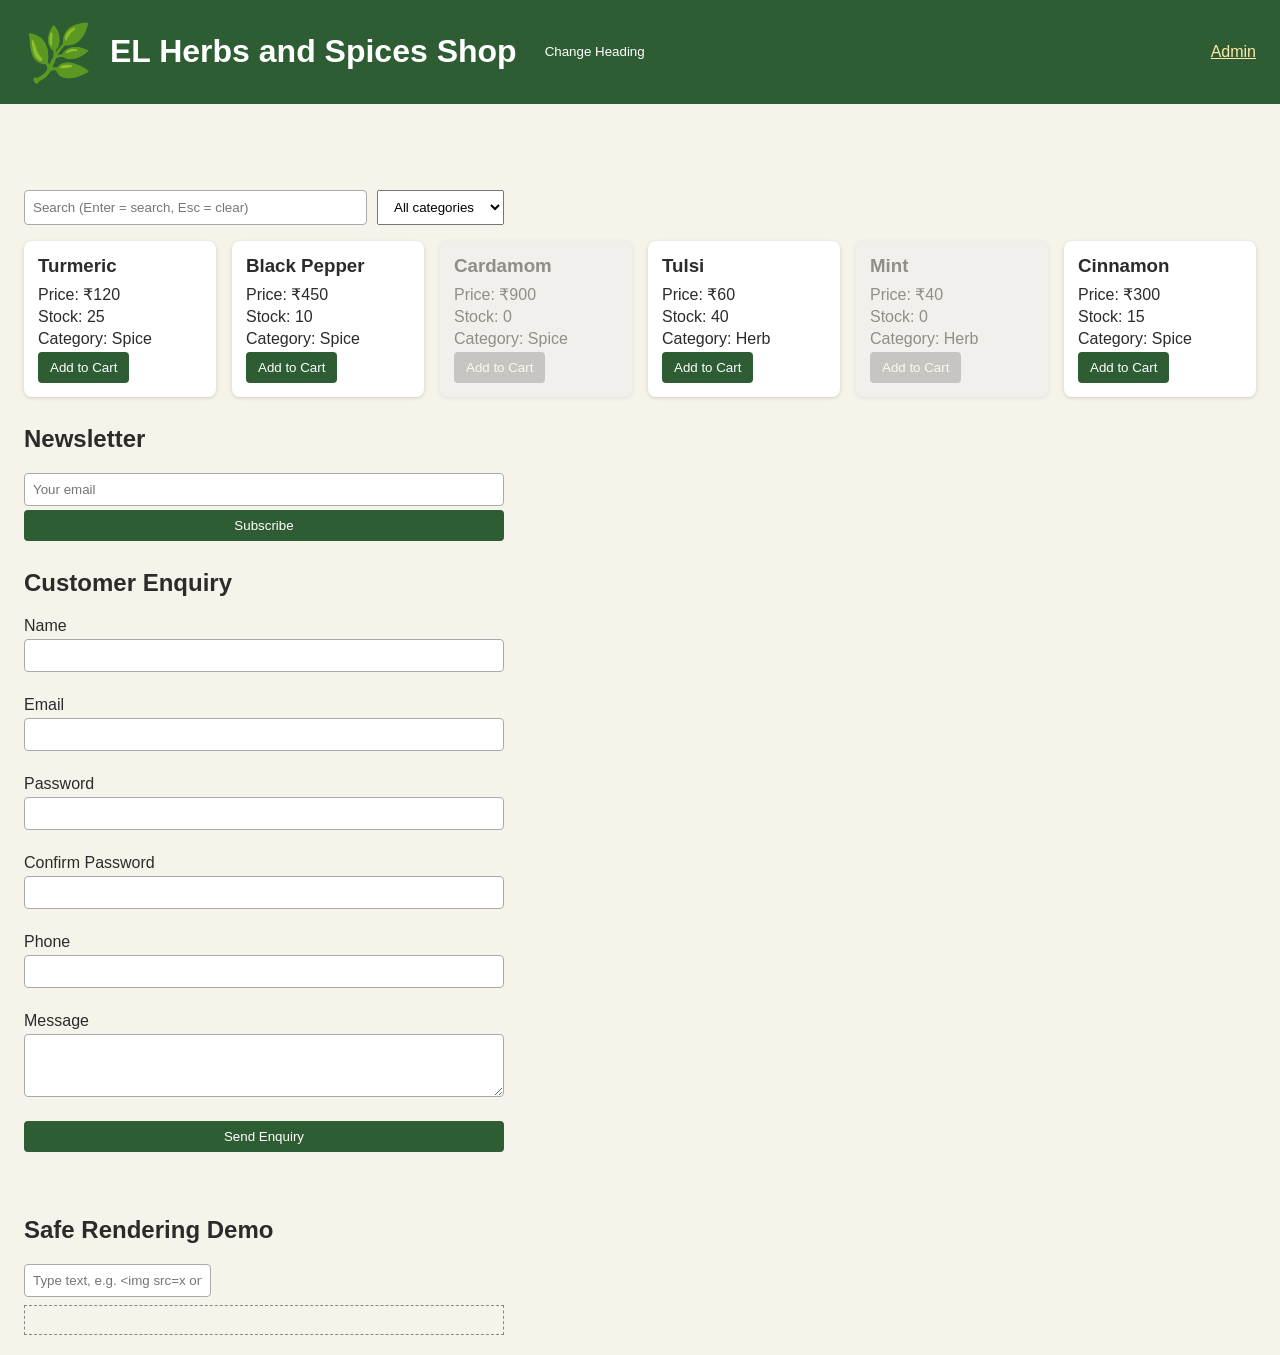
<file: index.html>
<!DOCTYPE html>
<html lang="en">
<head>
  <meta charset="UTF-8">
  <meta name="viewport" content="width=device-width, initial-scale=1">
  <title>EL Herbs and Spices Shop</title>
  <link rel="stylesheet" href="style.css">
</head>
<body>
  <header>
    <img id="heroImg" width="70" height="70" alt="Herbs"
         src="data:image/svg+xml,%3Csvg xmlns='http://www.w3.org/2000/svg' width='70' height='70'%3E%3Ctext y='55' font-size='55'%3E%F0%9F%8C%BF%3C/text%3E%3C/svg%3E">
    <h1 id="pageTitle">EL Herbs and Spices Shop</h1>
    <button id="changeBtn">Change Heading</button>
    <a href="admin.html">Admin</a>
  </header>

  <main>
    <p id="message" class="message"></p>

    <section class="controls">
      <input type="text" id="searchBox" placeholder="Search (Enter = search, Esc = clear)">
      <select id="categoryFilter"><option value="all">All categories</option></select>
    </section>

    <!-- Day 1 Task 1 -->
    <div id="productGrid"></div>

    <!-- Day 2 Task 3 -->
    <section>
      <h2>Newsletter</h2>
      <form id="newsletterForm">
        <input type="email" id="newsEmail" placeholder="Your email">
        <button type="submit">Subscribe</button>
      </form>
      <p id="newsMsg"></p>
    </section>

    <!-- Day 5 Task 1 -->
    <section>
      <h2>Customer Enquiry</h2>
      <form id="enquiryForm" novalidate>
        <label for="name">Name</label>
        <input type="text" id="name" required><span class="error" id="nameErr"></span>

        <label for="email">Email</label>
        <input type="email" id="email" required><span class="error" id="emailErr"></span>

        <label for="password">Password</label>
        <input type="password" id="password" required minlength="8"><span class="error" id="passwordErr"></span>

        <label for="confirm">Confirm Password</label>
        <input type="password" id="confirm" required><span class="error" id="confirmErr"></span>

        <label for="phone">Phone</label>
        <input type="text" id="phone" required pattern="\d{10}"><span class="error" id="phoneErr"></span>

        <label for="message">Message</label>
        <textarea id="message-box" rows="3"></textarea><span class="error" id="messageErr"></span>

        <button type="submit">Send Enquiry</button>
        <p id="formStatus"></p>
      </form>
    </section>

    <!-- Day 5 Task 3 -->
    <section>
      <h2>Safe Rendering Demo</h2>
      <input type="text" id="previewInput" placeholder="Type text, e.g. <img src=x onerror=alert(1)>">
      <div id="preview"></div>
    </section>
  </main>

  <script src="script.js"></script>
</body>
</html>
</file>
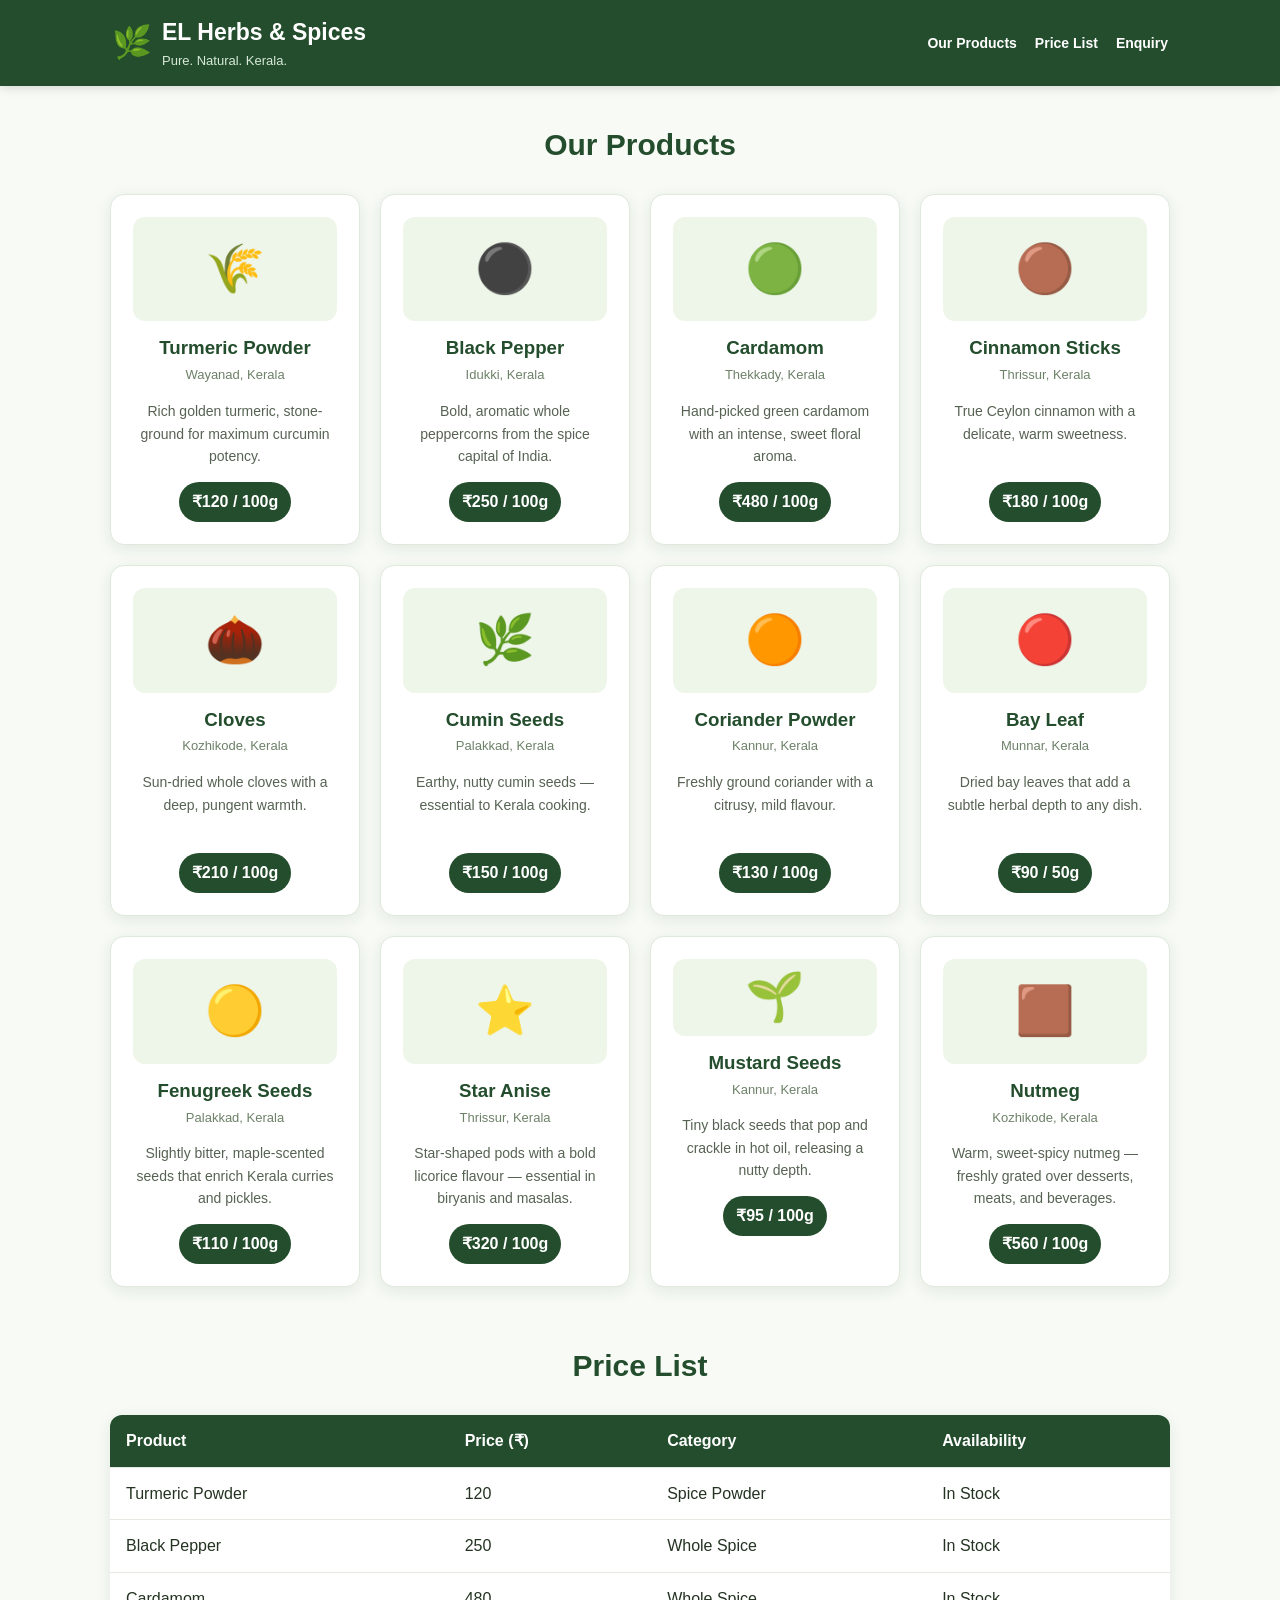
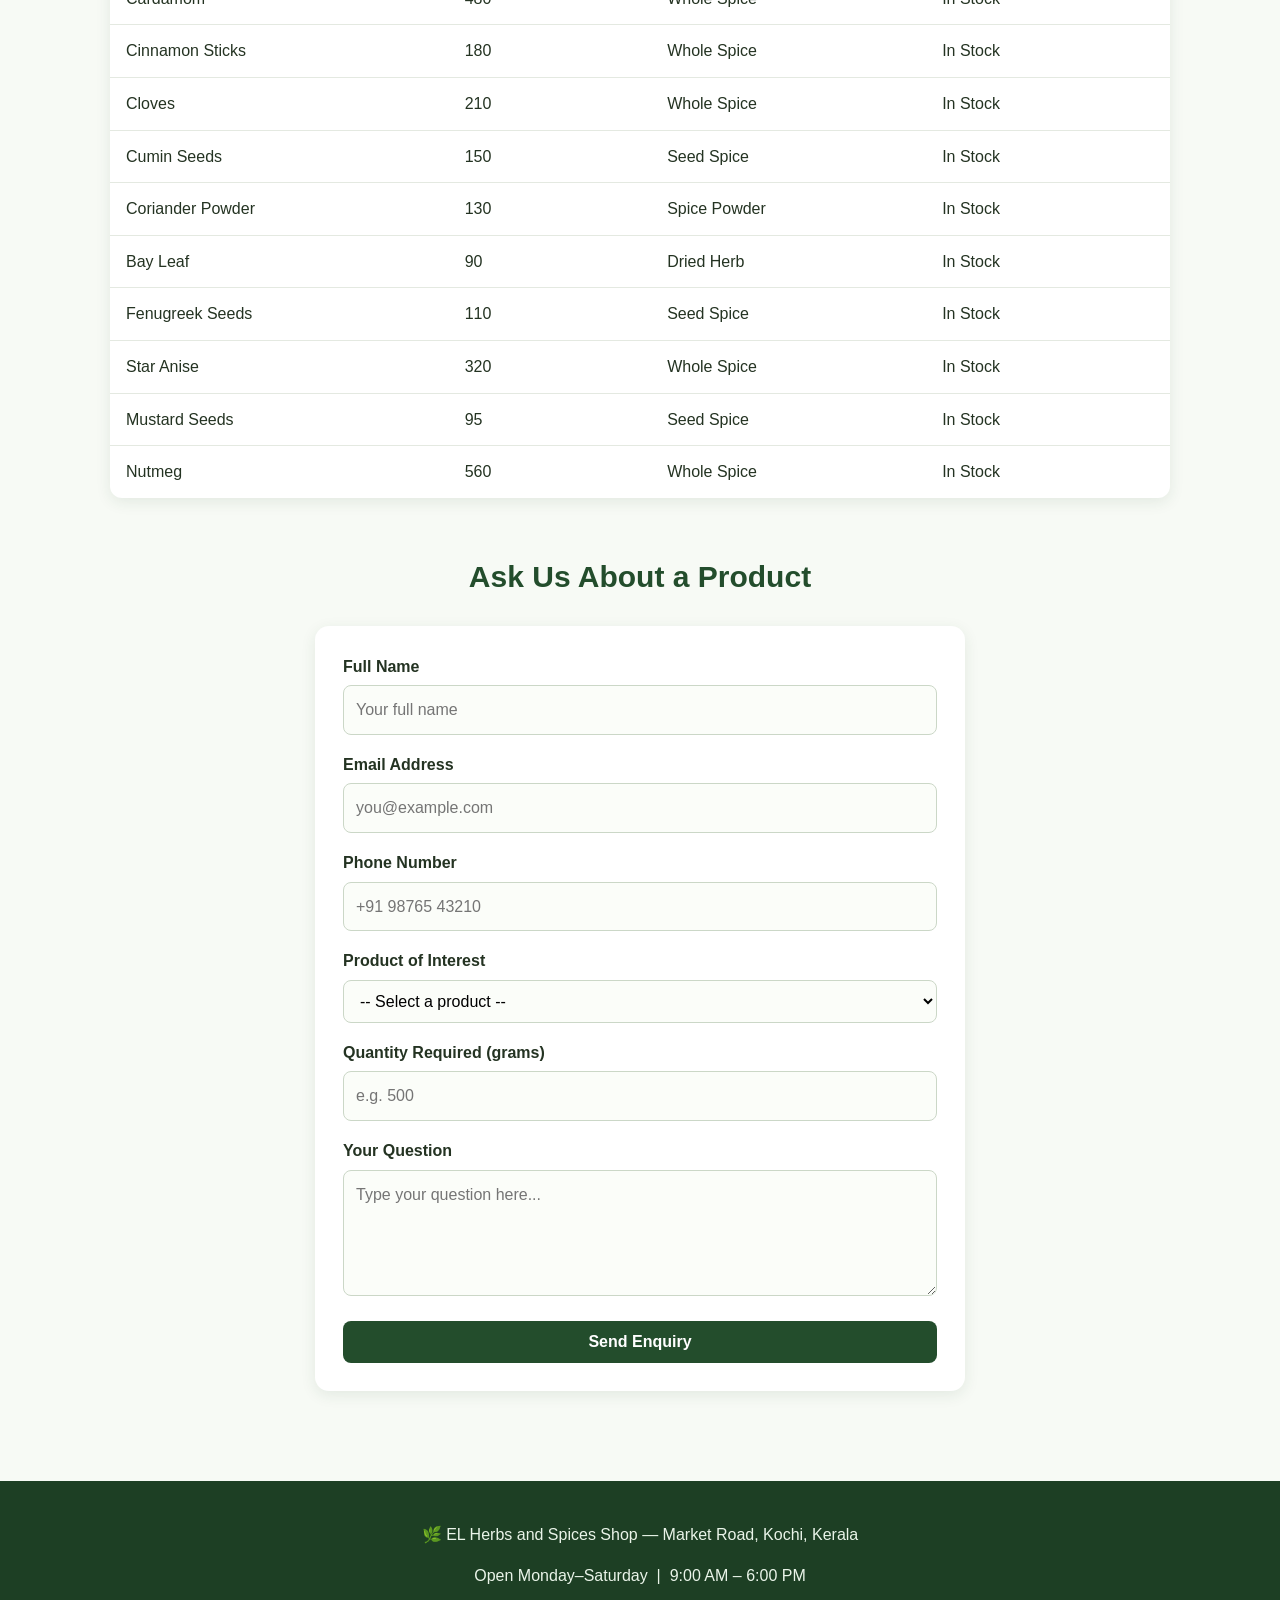
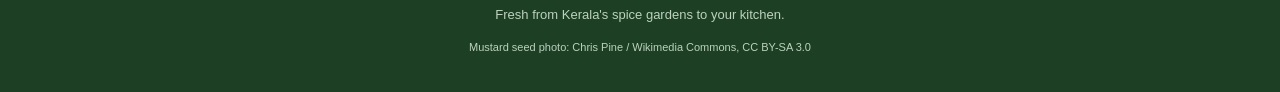
<file: day-1/index.html>
<!DOCTYPE html>
<html lang="en">
<head>
  <meta charset="UTF-8" />
  <meta name="viewport" content="width=device-width, initial-scale=1.0" />
  <title>EL Herbs and Spices Shop</title>
  <style>
*{box-sizing:border-box}
html{scroll-behavior:smooth}
body{margin:0;font-family:Arial,Helvetica,sans-serif;background:#f7faf5;color:#243322;line-height:1.6}
header{position:sticky;top:0;z-index:10;background:#234d2c;color:#fff;box-shadow:0 2px 10px #0002}
.header-inner{max-width:1100px;margin:auto;padding:14px 22px;display:flex;align-items:center;justify-content:space-between;gap:20px}
.logo-area{display:flex;align-items:center;gap:10px}.logo-icon{font-size:32px}
h1{font-size:23px;margin:0}.tagline{margin:0;font-size:13px;color:#d7ead8}
nav{display:flex;gap:18px;flex-wrap:wrap}nav a{color:#fff;text-decoration:none;font-weight:600;font-size:14px}
main{max-width:1100px;margin:auto;padding:35px 20px}
section{scroll-margin-top:100px;margin-bottom:55px}.section-title{text-align:center;color:#234d2c;font-size:30px;margin:0 0 25px}
.product-grid{display:grid;grid-template-columns:repeat(auto-fit,minmax(220px,1fr));gap:20px}
.product-card{background:#fff;border-radius:14px;padding:22px;text-align:center;box-shadow:0 4px 15px #244d2c18;border:1px solid #dfe9dc;transition:.2s}
.product-card:hover{transform:translateY(-4px);box-shadow:0 8px 20px #244d2c25}
.product-img{font-size:48px;background:#eef6e9;border-radius:12px;padding:14px;margin-bottom:12px}
.product-img.photo{padding:0;overflow:hidden;height:120px}.product-img.photo img{width:100%;height:100%;object-fit:cover;display:block}.product-card h3{margin:8px 0 2px;color:#234d2c}.origin{color:#6d8168;font-size:13px;margin:0 0 10px}.desc{font-size:14px;color:#566353;min-height:68px}.price{display:inline-block;background:#234d2c;color:#fff;padding:7px 13px;border-radius:20px;font-weight:bold}
.table-wrapper{overflow-x:auto;background:#fff;border-radius:12px;box-shadow:0 4px 15px #244d2c18}
table{width:100%;border-collapse:collapse;min-width:650px}th,td{padding:13px 16px;text-align:left;border-bottom:1px solid #e4e9e1}th{background:#234d2c;color:#fff}tr:last-child td{border-bottom:0}
.form-wrapper{max-width:650px;margin:auto;background:#fff;padding:28px;border-radius:14px;box-shadow:0 4px 15px #244d2c18}
.form-group{margin-bottom:17px}.form-group label{display:block;font-weight:600;margin-bottom:6px}
input,select,textarea{width:100%;padding:11px 12px;border:1px solid #cbd7c7;border-radius:8px;font:inherit;background:#fbfdf9}
input:focus,select:focus,textarea:focus{outline:2px solid #8bb58c;border-color:#5f9465}
.submit-btn{width:100%;border:0;border-radius:8px;padding:12px;background:#234d2c;color:#fff;font-weight:bold;font-size:16px;cursor:pointer}.submit-btn:hover{background:#183a20}
footer{text-align:center;background:#1d3f24;color:#eaf4e9;padding:25px 15px}.footer-note{color:#bcd2bd;font-size:13px}
@media(max-width:700px){.header-inner{flex-direction:column;align-items:flex-start}nav{gap:10px}h1{font-size:20px}.section-title{font-size:25px}}
</style>
</head>
<body>

  <header>
    <div class="header-inner">
      <div class="logo-area">
        <span class="logo-icon">🌿</span>
        <div>
          <h1>EL Herbs &amp; Spices</h1>
          <p class="tagline">Pure. Natural. Kerala.</p>
        </div>
      </div>
      <nav>
        <a href="#products">Our Products</a>
        <a href="#pricelist">Price List</a>
        <a href="#enquiry">Enquiry</a>
      </nav>
    </div>
  </header>

  <main>

    <!-- Products Section -->
    <section id="products">
      <h2 class="section-title">Our Products</h2>
      <div class="product-grid">

        <div class="product-card">
          <div class="product-img">🌾</div>
          <h3>Turmeric Powder</h3>
          <p class="origin">Wayanad, Kerala</p>
          <p class="desc">Rich golden turmeric, stone-ground for maximum curcumin potency.</p>
          <span class="price">₹120 / 100g</span>
        </div>

        <div class="product-card">
          <div class="product-img">⚫</div>
          <h3>Black Pepper</h3>
          <p class="origin">Idukki, Kerala</p>
          <p class="desc">Bold, aromatic whole peppercorns from the spice capital of India.</p>
          <span class="price">₹250 / 100g</span>
        </div>

        <div class="product-card">
          <div class="product-img">🟢</div>
          <h3>Cardamom</h3>
          <p class="origin">Thekkady, Kerala</p>
          <p class="desc">Hand-picked green cardamom with an intense, sweet floral aroma.</p>
          <span class="price">₹480 / 100g</span>
        </div>

        <div class="product-card">
          <div class="product-img">🟤</div>
          <h3>Cinnamon Sticks</h3>
          <p class="origin">Thrissur, Kerala</p>
          <p class="desc">True Ceylon cinnamon with a delicate, warm sweetness.</p>
          <span class="price">₹180 / 100g</span>
        </div>

        <div class="product-card">
          <div class="product-img">🌰</div>
          <h3>Cloves</h3>
          <p class="origin">Kozhikode, Kerala</p>
          <p class="desc">Sun-dried whole cloves with a deep, pungent warmth.</p>
          <span class="price">₹210 / 100g</span>
        </div>

        <div class="product-card">
          <div class="product-img">🌿</div>
          <h3>Cumin Seeds</h3>
          <p class="origin">Palakkad, Kerala</p>
          <p class="desc">Earthy, nutty cumin seeds — essential to Kerala cooking.</p>
          <span class="price">₹150 / 100g</span>
        </div>

        <div class="product-card">
          <div class="product-img">🟠</div>
          <h3>Coriander Powder</h3>
          <p class="origin">Kannur, Kerala</p>
          <p class="desc">Freshly ground coriander with a citrusy, mild flavour.</p>
          <span class="price">₹130 / 100g</span>
        </div>

        <div class="product-card">
          <div class="product-img">🔴</div>
          <h3>Bay Leaf</h3>
          <p class="origin">Munnar, Kerala</p>
          <p class="desc">Dried bay leaves that add a subtle herbal depth to any dish.</p>
          <span class="price">₹90 / 50g</span>
        </div>

        <div class="product-card">
          <div class="product-img">🟡</div>
          <h3>Fenugreek Seeds</h3>
          <p class="origin">Palakkad, Kerala</p>
          <p class="desc">Slightly bitter, maple-scented seeds that enrich Kerala curries and pickles.</p>
          <span class="price">₹110 / 100g</span>
        </div>

        <div class="product-card">
          <div class="product-img">⭐</div>
          <h3>Star Anise</h3>
          <p class="origin">Thrissur, Kerala</p>
          <p class="desc">Star-shaped pods with a bold licorice flavour — essential in biryanis and masalas.</p>
          <span class="price">₹320 / 100g</span>
        </div>

        <div class="product-card">
          <div class="product-img" style="padding:0;overflow:hidden;">
  <img src="https://upload.wikimedia.org/wikipedia/commons/7/7c/Mustard_seed_closeup.jpg"
       alt="Mustard seeds"
       style="width:100%;height:120px;object-fit:cover;display:block;"
       onerror="this.style.display='none';this.parentElement.textContent='🌱';this.parentElement.style.padding='14px';" />
</div>
          <h3>Mustard Seeds</h3>
          <p class="origin">Kannur, Kerala</p>
          <p class="desc">Tiny black seeds that pop and crackle in hot oil, releasing a nutty depth.</p>
          <span class="price">₹95 / 100g</span>
        </div>

        <div class="product-card">
          <div class="product-img">🟫</div>
          <h3>Nutmeg</h3>
          <p class="origin">Kozhikode, Kerala</p>
          <p class="desc">Warm, sweet-spicy nutmeg — freshly grated over desserts, meats, and beverages.</p>
          <span class="price">₹560 / 100g</span>
        </div>

      </div>
    </section>

    <!-- Price List Section -->
    <section id="pricelist">
      <h2 class="section-title">Price List</h2>
      <div class="table-wrapper">
        <table>
          <thead>
            <tr>
              <th>Product</th>
              <th>Price (₹)</th>
              <th>Category</th>
              <th>Availability</th>
            </tr>
          </thead>
          <tbody>
            <tr>
              <td>Turmeric Powder</td>
              <td>120</td>
              <td>Spice Powder</td>
              <td>In Stock</td>
            </tr>
            <tr>
              <td>Black Pepper</td>
              <td>250</td>
              <td>Whole Spice</td>
              <td>In Stock</td>
            </tr>
            <tr>
              <td>Cardamom</td>
              <td>480</td>
              <td>Whole Spice</td>
              <td>In Stock</td>
            </tr>
            <tr>
              <td>Cinnamon Sticks</td>
              <td>180</td>
              <td>Whole Spice</td>
              <td>In Stock</td>
            </tr>
            <tr>
              <td>Cloves</td>
              <td>210</td>
              <td>Whole Spice</td>
              <td>In Stock</td>
            </tr>
            <tr>
              <td>Cumin Seeds</td>
              <td>150</td>
              <td>Seed Spice</td>
              <td>In Stock</td>
            </tr>
            <tr>
              <td>Coriander Powder</td>
              <td>130</td>
              <td>Spice Powder</td>
              <td>In Stock</td>
            </tr>
            <tr>
              <td>Bay Leaf</td>
              <td>90</td>
              <td>Dried Herb</td>
              <td>In Stock</td>
            </tr>
            <tr>
              <td>Fenugreek Seeds</td>
              <td>110</td>
              <td>Seed Spice</td>
              <td>In Stock</td>
            </tr>
            <tr>
              <td>Star Anise</td>
              <td>320</td>
              <td>Whole Spice</td>
              <td>In Stock</td>
            </tr>
            <tr>
              <td>Mustard Seeds</td>
              <td>95</td>
              <td>Seed Spice</td>
              <td>In Stock</td>
            </tr>
            <tr>
              <td>Nutmeg</td>
              <td>560</td>
              <td>Whole Spice</td>
              <td>In Stock</td>
            </tr>
          </tbody>
        </table>
      </div>
    </section>

    <!-- Enquiry Form Section -->
    <section id="enquiry">
      <h2 class="section-title">Ask Us About a Product</h2>
      <div class="form-wrapper">
        <form>
          <div class="form-group">
            <label for="name">Full Name</label>
            <input type="text" id="name" name="name" placeholder="Your full name" required />
          </div>

          <div class="form-group">
            <label for="email">Email Address</label>
            <input type="email" id="email" name="email" placeholder="you@example.com" required />
          </div>

          <div class="form-group">
            <label for="phone">Phone Number</label>
            <input type="tel" id="phone" name="phone" placeholder="+91 98765 43210" />
          </div>

          <div class="form-group">
            <label for="product">Product of Interest</label>
            <select id="product" name="product">
              <option value="">-- Select a product --</option>
              <option value="turmeric">Turmeric Powder</option>
              <option value="pepper">Black Pepper</option>
              <option value="cardamom">Cardamom</option>
              <option value="cinnamon">Cinnamon Sticks</option>
              <option value="cloves">Cloves</option>
              <option value="cumin">Cumin Seeds</option>
              <option value="coriander">Coriander Powder</option>
              <option value="bayleaf">Bay Leaf</option>
              <option value="fenugreek">Fenugreek Seeds</option>
              <option value="staranise">Star Anise</option>
              <option value="mustard">Mustard Seeds</option>
              <option value="nutmeg">Nutmeg</option>
            </select>
          </div>

          <div class="form-group">
            <label for="quantity">Quantity Required (grams)</label>
            <input type="number" id="quantity" name="quantity" placeholder="e.g. 500" min="50" step="50" />
          </div>

          <div class="form-group">
            <label for="message">Your Question</label>
            <textarea id="message" name="message" rows="4" placeholder="Type your question here..."></textarea>
          </div>

          <button type="submit" class="submit-btn">Send Enquiry</button>
        </form>
      </div>
    </section>

  </main>

  <footer>
    <p>🌿 EL Herbs and Spices Shop &mdash; Market Road, Kochi, Kerala</p>
    <p>Open Monday–Saturday &nbsp;|&nbsp; 9:00 AM – 6:00 PM</p>
    <p class="footer-note">Fresh from Kerala's spice gardens to your kitchen.</p>
    <p style="font-size:11px;color:#bcd2bd">Mustard seed photo: Chris Pine / Wikimedia Commons, CC BY-SA 3.0</p>
  </footer>

  <script>
document.querySelector("form").addEventListener("submit", function(e){
  e.preventDefault();
  const name = document.getElementById("name").value.trim();
  const product = document.getElementById("product").value;
  if(name && product){
    alert("Thank you, " + name + "! Your enquiry has been recorded.");
    this.reset();
  }
});
</script>
</body>
</html>
</file>
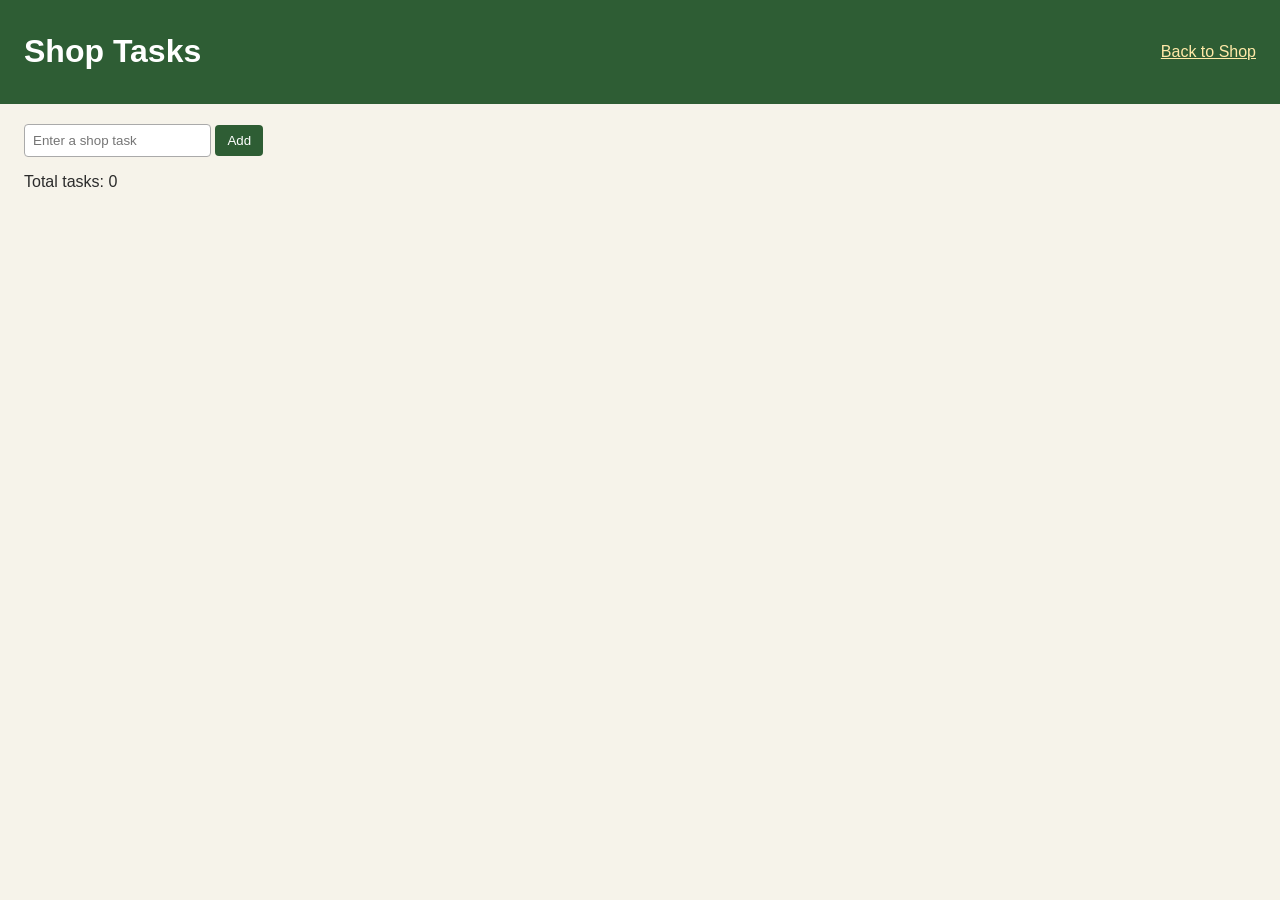
<file: admin.html>
<!DOCTYPE html>
<html lang="en">
<head>
  <meta charset="UTF-8">
  <meta name="viewport" content="width=device-width, initial-scale=1">
  <title>Admin - Shop Tasks</title>
  <link rel="stylesheet" href="style.css">
</head>
<body>
  <header><h1>Shop Tasks</h1><a href="index.html">Back to Shop</a></header>
  <main>
    <input type="text" id="taskInput" placeholder="Enter a shop task">
    <button id="addBtn">Add</button>
    <p>Total tasks: <span id="counter">0</span></p>
    <ul id="taskList"></ul>
  </main>
  <script src="admin.js"></script>
</body>
</html>
</file>
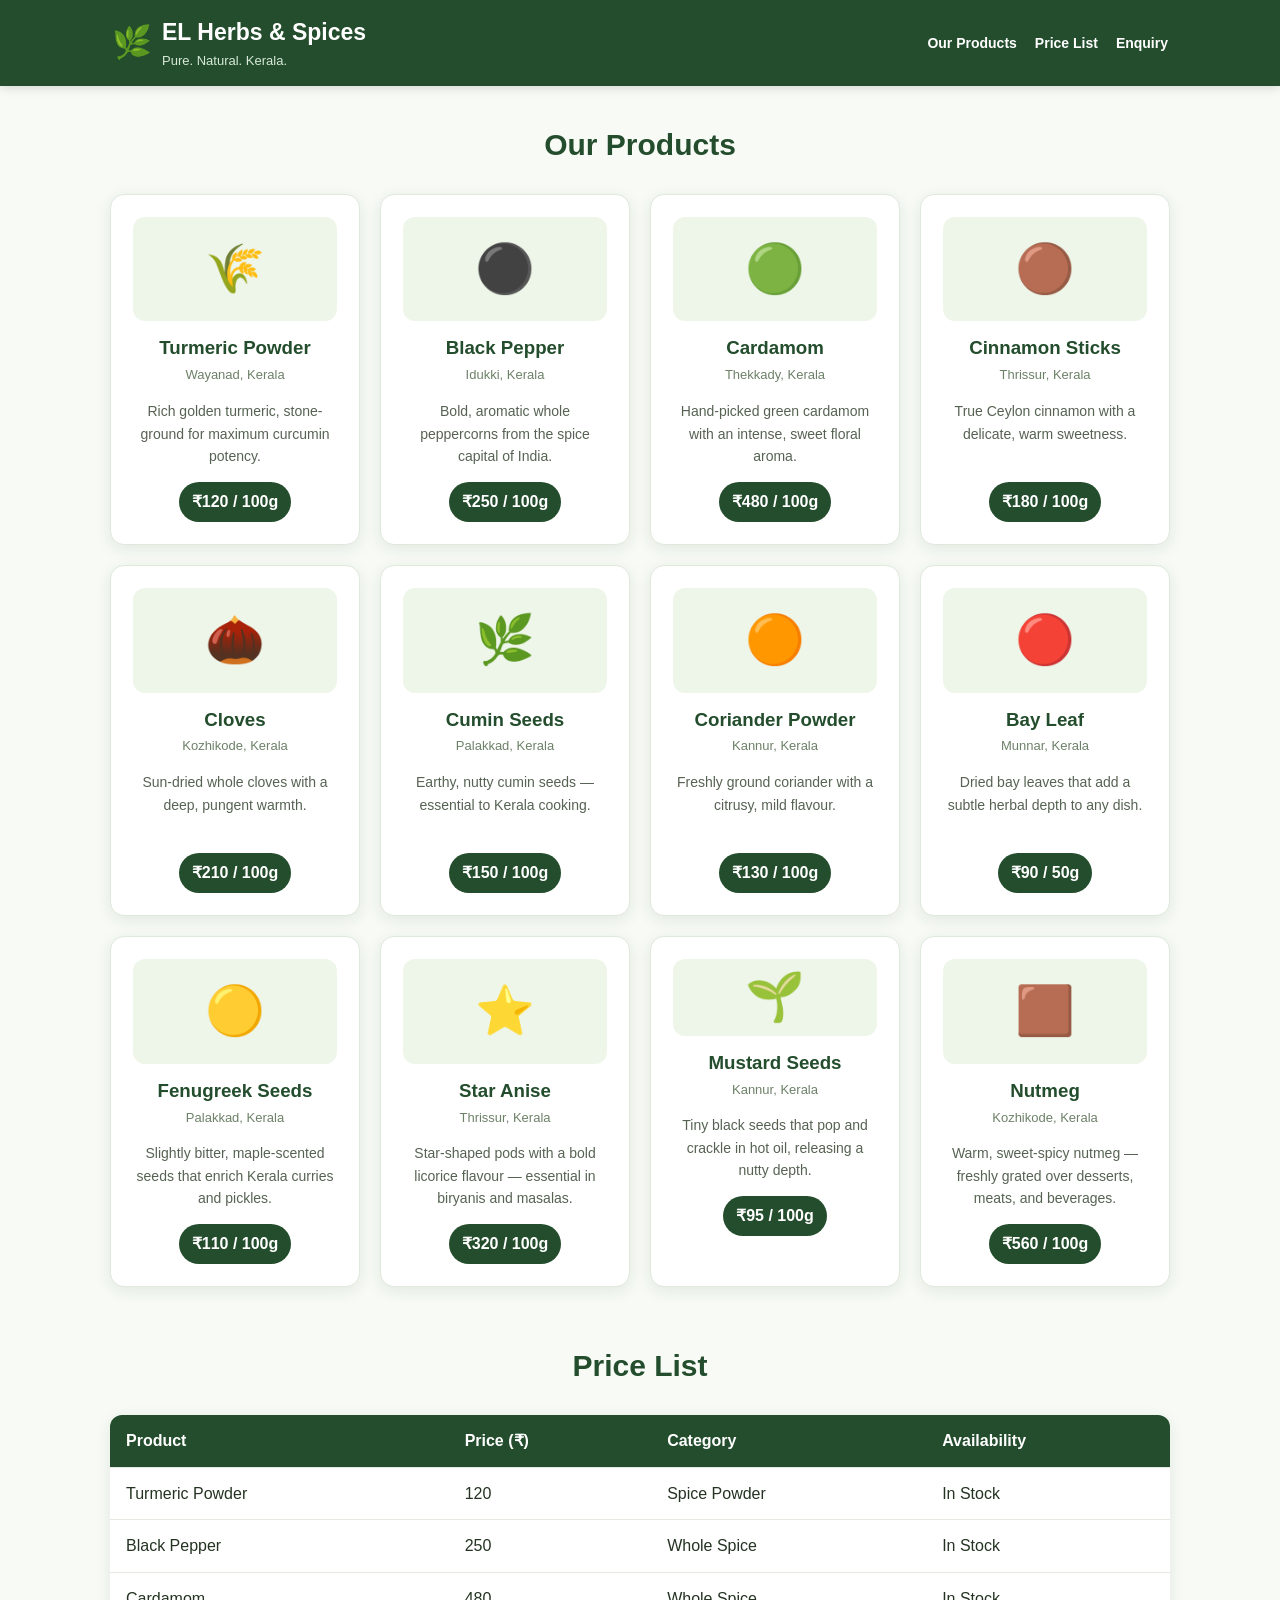
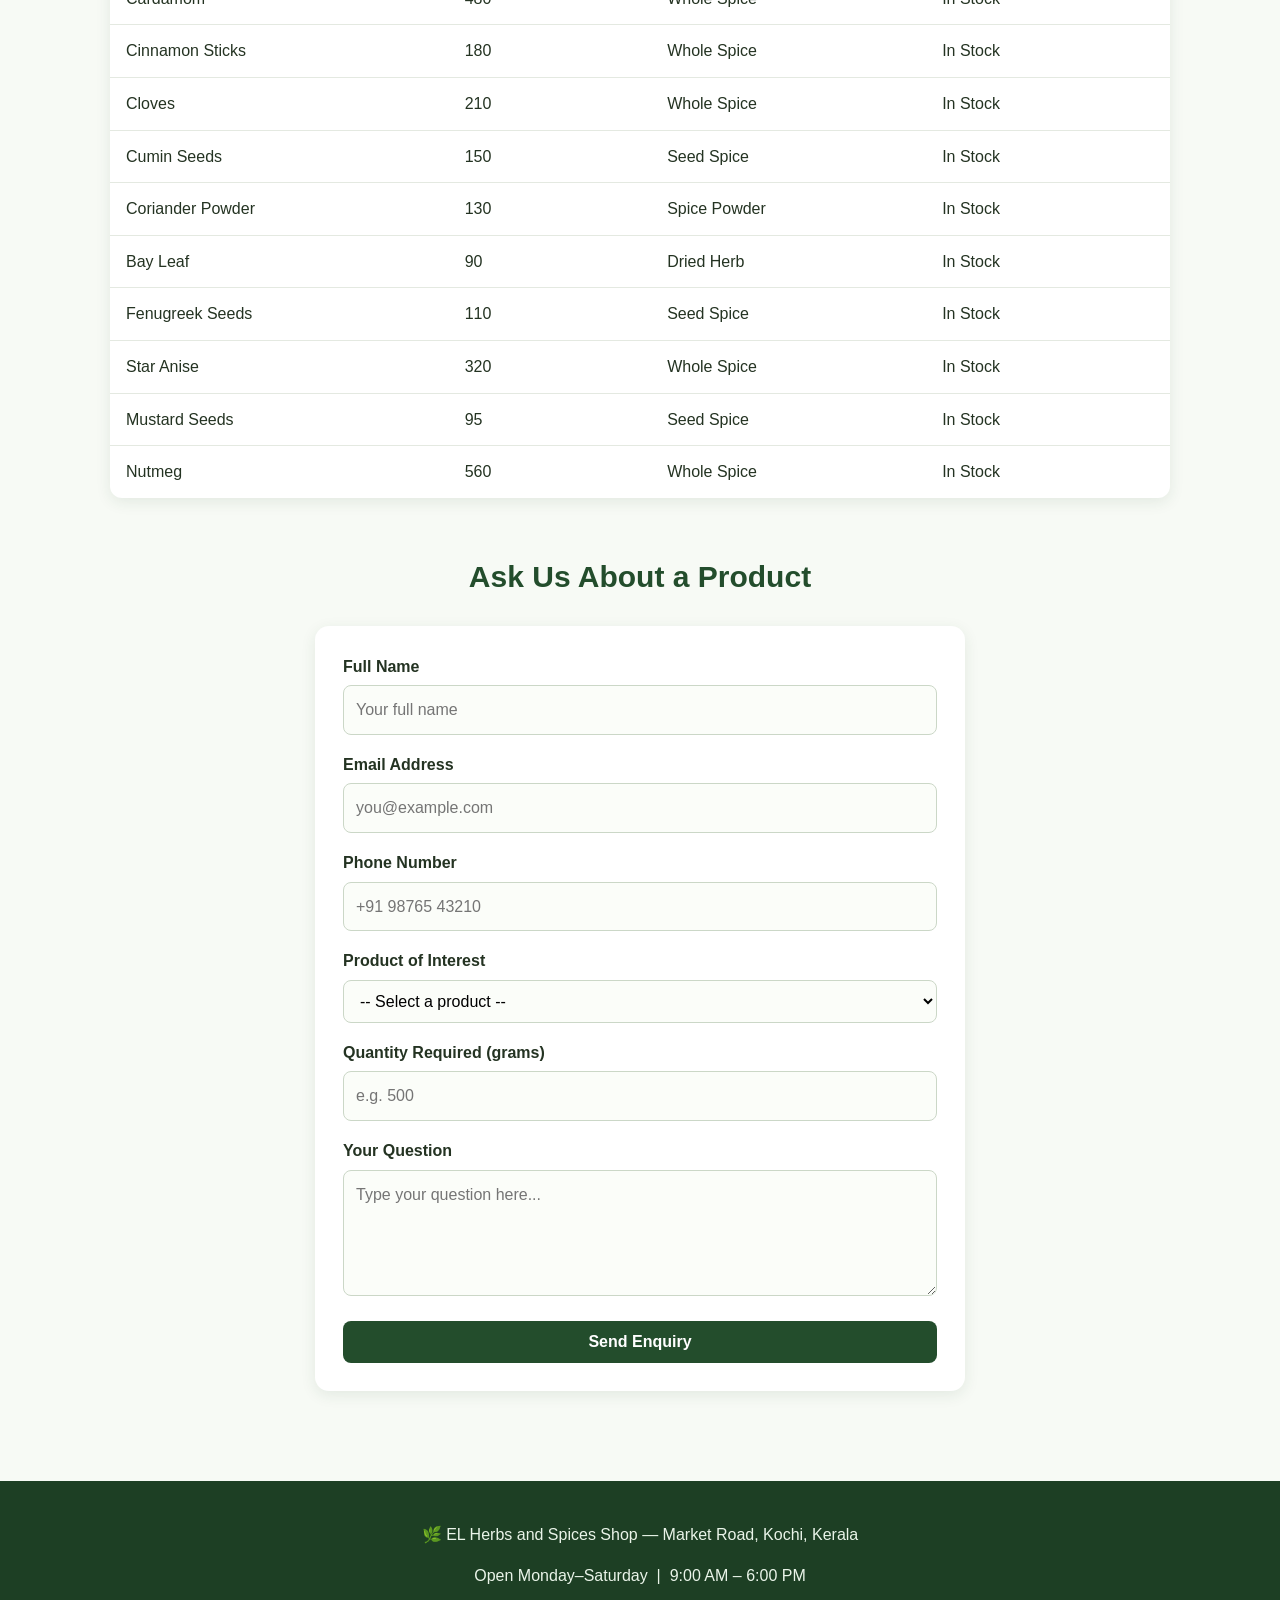
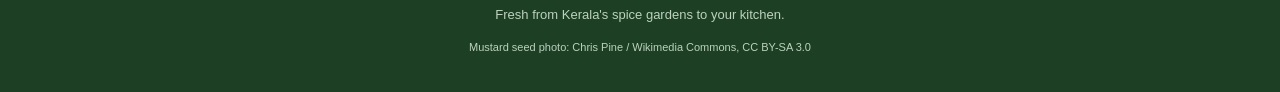
<file: EL-Herbs-Spices.html>
<!DOCTYPE html>
<html lang="en">
<head>
  <meta charset="UTF-8" />
  <meta name="viewport" content="width=device-width, initial-scale=1.0" />
  <title>EL Herbs and Spices Shop</title>
  <style>
*{box-sizing:border-box}
html{scroll-behavior:smooth}
body{margin:0;font-family:Arial,Helvetica,sans-serif;background:#f7faf5;color:#243322;line-height:1.6}
header{position:sticky;top:0;z-index:10;background:#234d2c;color:#fff;box-shadow:0 2px 10px #0002}
.header-inner{max-width:1100px;margin:auto;padding:14px 22px;display:flex;align-items:center;justify-content:space-between;gap:20px}
.logo-area{display:flex;align-items:center;gap:10px}.logo-icon{font-size:32px}
h1{font-size:23px;margin:0}.tagline{margin:0;font-size:13px;color:#d7ead8}
nav{display:flex;gap:18px;flex-wrap:wrap}nav a{color:#fff;text-decoration:none;font-weight:600;font-size:14px}
main{max-width:1100px;margin:auto;padding:35px 20px}
section{scroll-margin-top:100px;margin-bottom:55px}.section-title{text-align:center;color:#234d2c;font-size:30px;margin:0 0 25px}
.product-grid{display:grid;grid-template-columns:repeat(auto-fit,minmax(220px,1fr));gap:20px}
.product-card{background:#fff;border-radius:14px;padding:22px;text-align:center;box-shadow:0 4px 15px #244d2c18;border:1px solid #dfe9dc;transition:.2s}
.product-card:hover{transform:translateY(-4px);box-shadow:0 8px 20px #244d2c25}
.product-img{font-size:48px;background:#eef6e9;border-radius:12px;padding:14px;margin-bottom:12px}
.product-img.photo{padding:0;overflow:hidden;height:120px}.product-img.photo img{width:100%;height:100%;object-fit:cover;display:block}.product-card h3{margin:8px 0 2px;color:#234d2c}.origin{color:#6d8168;font-size:13px;margin:0 0 10px}.desc{font-size:14px;color:#566353;min-height:68px}.price{display:inline-block;background:#234d2c;color:#fff;padding:7px 13px;border-radius:20px;font-weight:bold}
.table-wrapper{overflow-x:auto;background:#fff;border-radius:12px;box-shadow:0 4px 15px #244d2c18}
table{width:100%;border-collapse:collapse;min-width:650px}th,td{padding:13px 16px;text-align:left;border-bottom:1px solid #e4e9e1}th{background:#234d2c;color:#fff}tr:last-child td{border-bottom:0}
.form-wrapper{max-width:650px;margin:auto;background:#fff;padding:28px;border-radius:14px;box-shadow:0 4px 15px #244d2c18}
.form-group{margin-bottom:17px}.form-group label{display:block;font-weight:600;margin-bottom:6px}
input,select,textarea{width:100%;padding:11px 12px;border:1px solid #cbd7c7;border-radius:8px;font:inherit;background:#fbfdf9}
input:focus,select:focus,textarea:focus{outline:2px solid #8bb58c;border-color:#5f9465}
.submit-btn{width:100%;border:0;border-radius:8px;padding:12px;background:#234d2c;color:#fff;font-weight:bold;font-size:16px;cursor:pointer}.submit-btn:hover{background:#183a20}
footer{text-align:center;background:#1d3f24;color:#eaf4e9;padding:25px 15px}.footer-note{color:#bcd2bd;font-size:13px}
@media(max-width:700px){.header-inner{flex-direction:column;align-items:flex-start}nav{gap:10px}h1{font-size:20px}.section-title{font-size:25px}}
</style>
</head>
<body>

  <header>
    <div class="header-inner">
      <div class="logo-area">
        <span class="logo-icon">🌿</span>
        <div>
          <h1>EL Herbs &amp; Spices</h1>
          <p class="tagline">Pure. Natural. Kerala.</p>
        </div>
      </div>
      <nav>
        <a href="#products">Our Products</a>
        <a href="#pricelist">Price List</a>
        <a href="#enquiry">Enquiry</a>
      </nav>
    </div>
  </header>

  <main>

    <!-- Products Section -->
    <section id="products">
      <h2 class="section-title">Our Products</h2>
      <div class="product-grid">

        <div class="product-card">
          <div class="product-img">🌾</div>
          <h3>Turmeric Powder</h3>
          <p class="origin">Wayanad, Kerala</p>
          <p class="desc">Rich golden turmeric, stone-ground for maximum curcumin potency.</p>
          <span class="price">₹120 / 100g</span>
        </div>

        <div class="product-card">
          <div class="product-img">⚫</div>
          <h3>Black Pepper</h3>
          <p class="origin">Idukki, Kerala</p>
          <p class="desc">Bold, aromatic whole peppercorns from the spice capital of India.</p>
          <span class="price">₹250 / 100g</span>
        </div>

        <div class="product-card">
          <div class="product-img">🟢</div>
          <h3>Cardamom</h3>
          <p class="origin">Thekkady, Kerala</p>
          <p class="desc">Hand-picked green cardamom with an intense, sweet floral aroma.</p>
          <span class="price">₹480 / 100g</span>
        </div>

        <div class="product-card">
          <div class="product-img">🟤</div>
          <h3>Cinnamon Sticks</h3>
          <p class="origin">Thrissur, Kerala</p>
          <p class="desc">True Ceylon cinnamon with a delicate, warm sweetness.</p>
          <span class="price">₹180 / 100g</span>
        </div>

        <div class="product-card">
          <div class="product-img">🌰</div>
          <h3>Cloves</h3>
          <p class="origin">Kozhikode, Kerala</p>
          <p class="desc">Sun-dried whole cloves with a deep, pungent warmth.</p>
          <span class="price">₹210 / 100g</span>
        </div>

        <div class="product-card">
          <div class="product-img">🌿</div>
          <h3>Cumin Seeds</h3>
          <p class="origin">Palakkad, Kerala</p>
          <p class="desc">Earthy, nutty cumin seeds — essential to Kerala cooking.</p>
          <span class="price">₹150 / 100g</span>
        </div>

        <div class="product-card">
          <div class="product-img">🟠</div>
          <h3>Coriander Powder</h3>
          <p class="origin">Kannur, Kerala</p>
          <p class="desc">Freshly ground coriander with a citrusy, mild flavour.</p>
          <span class="price">₹130 / 100g</span>
        </div>

        <div class="product-card">
          <div class="product-img">🔴</div>
          <h3>Bay Leaf</h3>
          <p class="origin">Munnar, Kerala</p>
          <p class="desc">Dried bay leaves that add a subtle herbal depth to any dish.</p>
          <span class="price">₹90 / 50g</span>
        </div>

        <div class="product-card">
          <div class="product-img">🟡</div>
          <h3>Fenugreek Seeds</h3>
          <p class="origin">Palakkad, Kerala</p>
          <p class="desc">Slightly bitter, maple-scented seeds that enrich Kerala curries and pickles.</p>
          <span class="price">₹110 / 100g</span>
        </div>

        <div class="product-card">
          <div class="product-img">⭐</div>
          <h3>Star Anise</h3>
          <p class="origin">Thrissur, Kerala</p>
          <p class="desc">Star-shaped pods with a bold licorice flavour — essential in biryanis and masalas.</p>
          <span class="price">₹320 / 100g</span>
        </div>

        <div class="product-card">
          <div class="product-img" style="padding:0;overflow:hidden;">
  <img src="https://upload.wikimedia.org/wikipedia/commons/7/7c/Mustard_seed_closeup.jpg"
       alt="Mustard seeds"
       style="width:100%;height:120px;object-fit:cover;display:block;"
       onerror="this.style.display='none';this.parentElement.textContent='🌱';this.parentElement.style.padding='14px';" />
</div>
          <h3>Mustard Seeds</h3>
          <p class="origin">Kannur, Kerala</p>
          <p class="desc">Tiny black seeds that pop and crackle in hot oil, releasing a nutty depth.</p>
          <span class="price">₹95 / 100g</span>
        </div>

        <div class="product-card">
          <div class="product-img">🟫</div>
          <h3>Nutmeg</h3>
          <p class="origin">Kozhikode, Kerala</p>
          <p class="desc">Warm, sweet-spicy nutmeg — freshly grated over desserts, meats, and beverages.</p>
          <span class="price">₹560 / 100g</span>
        </div>

      </div>
    </section>

    <!-- Price List Section -->
    <section id="pricelist">
      <h2 class="section-title">Price List</h2>
      <div class="table-wrapper">
        <table>
          <thead>
            <tr>
              <th>Product</th>
              <th>Price (₹)</th>
              <th>Category</th>
              <th>Availability</th>
            </tr>
          </thead>
          <tbody>
            <tr>
              <td>Turmeric Powder</td>
              <td>120</td>
              <td>Spice Powder</td>
              <td>In Stock</td>
            </tr>
            <tr>
              <td>Black Pepper</td>
              <td>250</td>
              <td>Whole Spice</td>
              <td>In Stock</td>
            </tr>
            <tr>
              <td>Cardamom</td>
              <td>480</td>
              <td>Whole Spice</td>
              <td>In Stock</td>
            </tr>
            <tr>
              <td>Cinnamon Sticks</td>
              <td>180</td>
              <td>Whole Spice</td>
              <td>In Stock</td>
            </tr>
            <tr>
              <td>Cloves</td>
              <td>210</td>
              <td>Whole Spice</td>
              <td>In Stock</td>
            </tr>
            <tr>
              <td>Cumin Seeds</td>
              <td>150</td>
              <td>Seed Spice</td>
              <td>In Stock</td>
            </tr>
            <tr>
              <td>Coriander Powder</td>
              <td>130</td>
              <td>Spice Powder</td>
              <td>In Stock</td>
            </tr>
            <tr>
              <td>Bay Leaf</td>
              <td>90</td>
              <td>Dried Herb</td>
              <td>In Stock</td>
            </tr>
            <tr>
              <td>Fenugreek Seeds</td>
              <td>110</td>
              <td>Seed Spice</td>
              <td>In Stock</td>
            </tr>
            <tr>
              <td>Star Anise</td>
              <td>320</td>
              <td>Whole Spice</td>
              <td>In Stock</td>
            </tr>
            <tr>
              <td>Mustard Seeds</td>
              <td>95</td>
              <td>Seed Spice</td>
              <td>In Stock</td>
            </tr>
            <tr>
              <td>Nutmeg</td>
              <td>560</td>
              <td>Whole Spice</td>
              <td>In Stock</td>
            </tr>
          </tbody>
        </table>
      </div>
    </section>

    <!-- Enquiry Form Section -->
    <section id="enquiry">
      <h2 class="section-title">Ask Us About a Product</h2>
      <div class="form-wrapper">
        <form>
          <div class="form-group">
            <label for="name">Full Name</label>
            <input type="text" id="name" name="name" placeholder="Your full name" required />
          </div>

          <div class="form-group">
            <label for="email">Email Address</label>
            <input type="email" id="email" name="email" placeholder="you@example.com" required />
          </div>

          <div class="form-group">
            <label for="phone">Phone Number</label>
            <input type="tel" id="phone" name="phone" placeholder="+91 98765 43210" />
          </div>

          <div class="form-group">
            <label for="product">Product of Interest</label>
            <select id="product" name="product">
              <option value="">-- Select a product --</option>
              <option value="turmeric">Turmeric Powder</option>
              <option value="pepper">Black Pepper</option>
              <option value="cardamom">Cardamom</option>
              <option value="cinnamon">Cinnamon Sticks</option>
              <option value="cloves">Cloves</option>
              <option value="cumin">Cumin Seeds</option>
              <option value="coriander">Coriander Powder</option>
              <option value="bayleaf">Bay Leaf</option>
              <option value="fenugreek">Fenugreek Seeds</option>
              <option value="staranise">Star Anise</option>
              <option value="mustard">Mustard Seeds</option>
              <option value="nutmeg">Nutmeg</option>
            </select>
          </div>

          <div class="form-group">
            <label for="quantity">Quantity Required (grams)</label>
            <input type="number" id="quantity" name="quantity" placeholder="e.g. 500" min="50" step="50" />
          </div>

          <div class="form-group">
            <label for="message">Your Question</label>
            <textarea id="message" name="message" rows="4" placeholder="Type your question here..."></textarea>
          </div>

          <button type="submit" class="submit-btn">Send Enquiry</button>
        </form>
      </div>
    </section>

  </main>

  <footer>
    <p>🌿 EL Herbs and Spices Shop &mdash; Market Road, Kochi, Kerala</p>
    <p>Open Monday–Saturday &nbsp;|&nbsp; 9:00 AM – 6:00 PM</p>
    <p class="footer-note">Fresh from Kerala's spice gardens to your kitchen.</p>
    <p style="font-size:11px;color:#bcd2bd">Mustard seed photo: Chris Pine / Wikimedia Commons, CC BY-SA 3.0</p>
  </footer>

  <script>
document.querySelector("form").addEventListener("submit", function(e){
  e.preventDefault();
  const name = document.getElementById("name").value.trim();
  const product = document.getElementById("product").value;
  if(name && product){
    alert("Thank you, " + name + "! Your enquiry has been recorded.");
    this.reset();
  }
});
</script>
</body>
</html>
</file>
<file: style.css>
* { box-sizing: border-box; }
body { font-family: Arial, sans-serif; margin: 0; background: #f6f3ea; color: #2b2b2b; }
header { display: flex; align-items: center; gap: 16px; padding: 12px 24px; background: #2e5d34; color: #fff; }
header a { color: #ffe9a8; margin-left: auto; }
main { padding: 20px 24px; }
.highlight { color: #ffd54f; text-decoration: underline; }
.message { min-height: 22px; color: #2e5d34; font-weight: bold; }
.controls { display: flex; gap: 10px; margin-bottom: 16px; }
.controls input { flex: 1; padding: 8px; }
.controls select, button { padding: 8px 12px; }
button { background: #2e5d34; color: #fff; border: 0; border-radius: 4px; cursor: pointer; }
button:disabled { background: #999; cursor: not-allowed; }

#productGrid { display: grid; grid-template-columns: repeat(auto-fill, minmax(190px, 1fr)); gap: 16px; }
.card { background: #fff; border-radius: 8px; padding: 14px; box-shadow: 0 1px 4px rgba(0,0,0,.15); transition: transform .2s; }
.card h3 { margin: 0 0 8px; }
.card p { margin: 4px 0; }
.card.zoom { transform: scale(1.06); box-shadow: 0 6px 14px rgba(0,0,0,.25); }
.card.out-of-stock { opacity: .5; background: #eee; }

section { margin-top: 28px; max-width: 480px; }
form { display: flex; flex-direction: column; gap: 4px; }
input, textarea { padding: 8px; border: 1px solid #aaa; border-radius: 4px; }
input.invalid { border-color: #c62828; }
.error { color: #c62828; font-size: 13px; min-height: 16px; }
#preview { margin-top: 8px; padding: 8px; border: 1px dashed #888; min-height: 30px; }

/* admin page */
#taskList li { display: flex; justify-content: space-between; margin: 6px 0; padding: 6px 10px; background: #fff; border-radius: 4px; }
</file>
